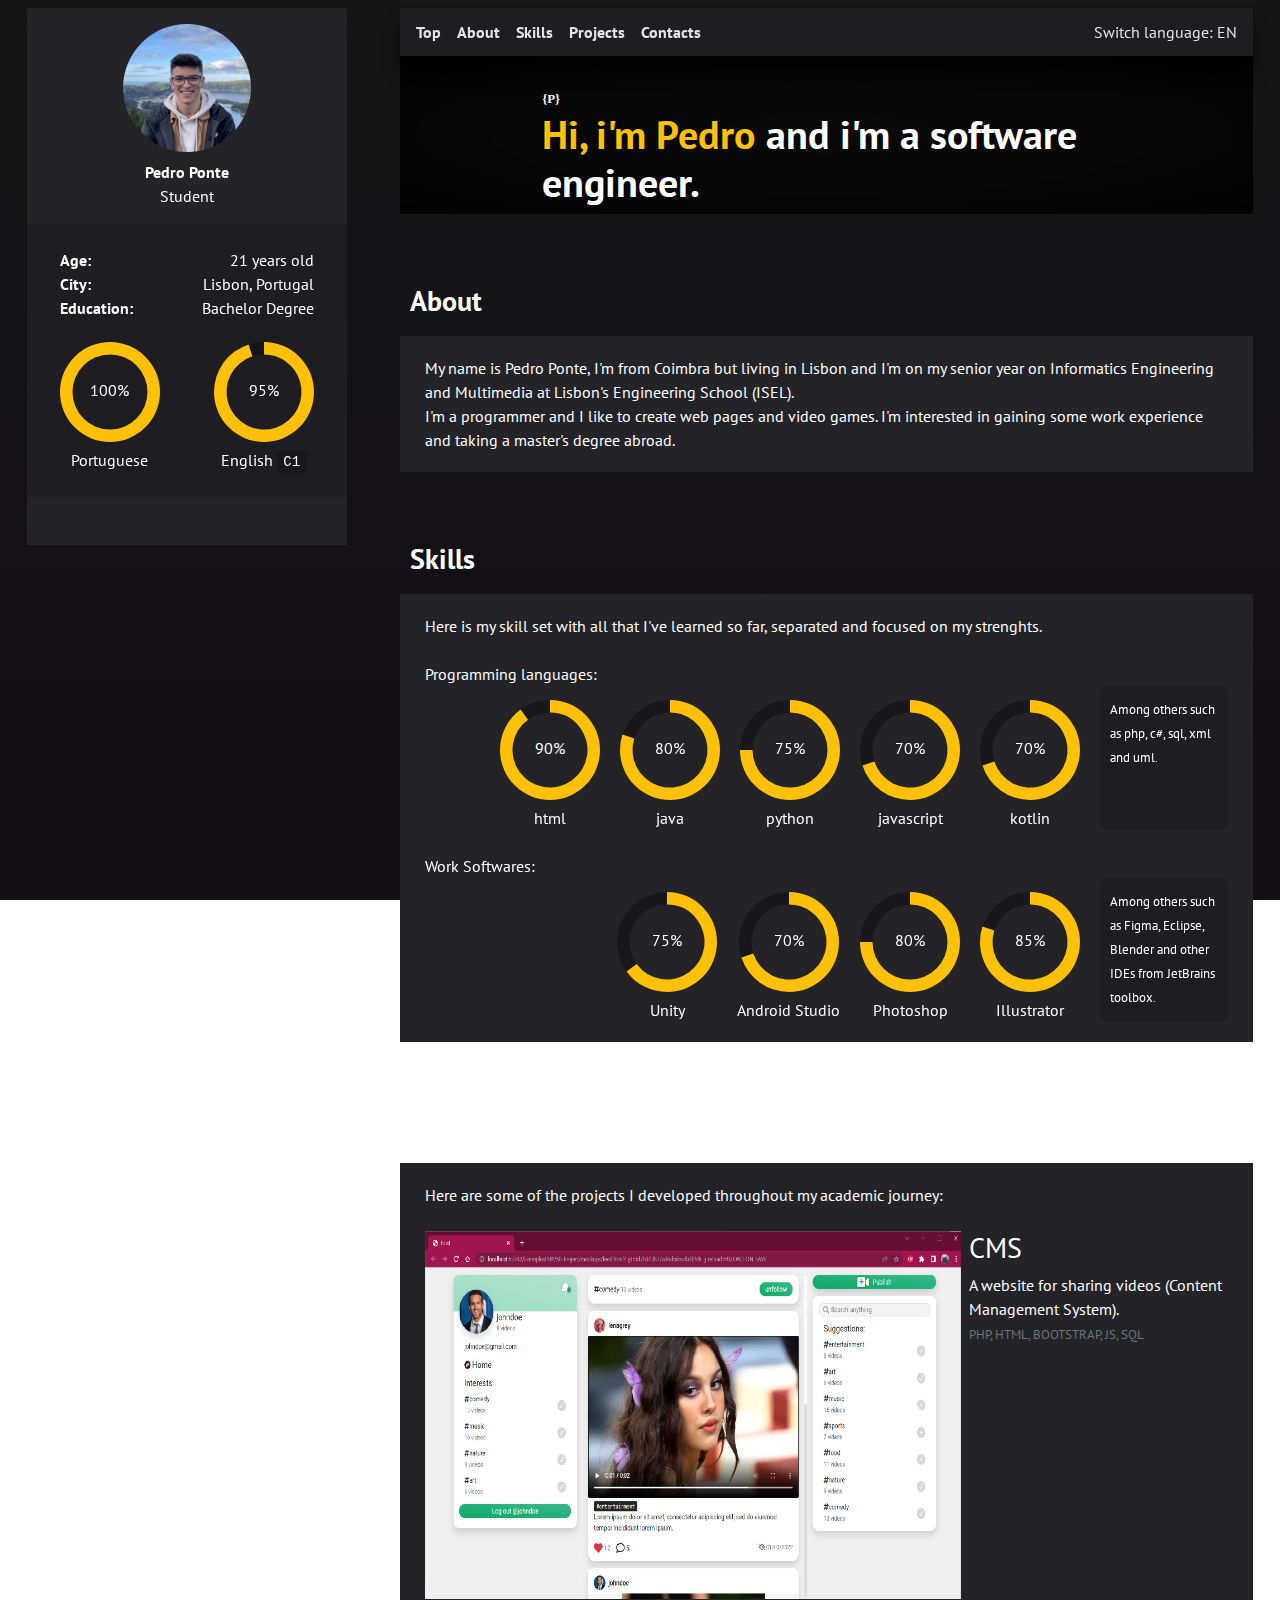
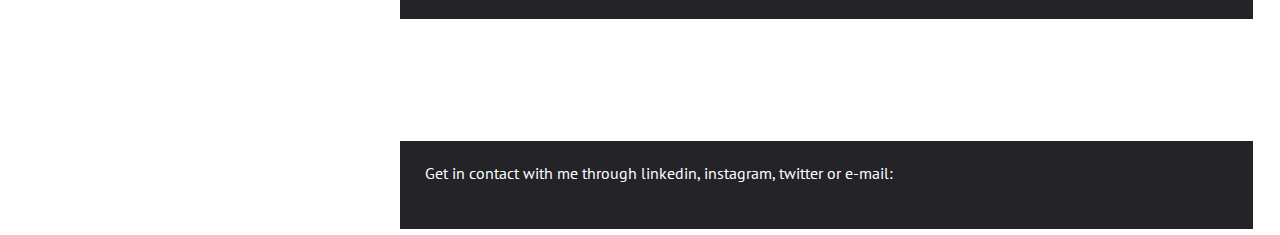
<file: index.html>
<!DOCTYPE html>
<html lang="en">
<head>
    <meta charset="UTF-8">
    <title>Portfolio</title>
    <!-- Icons link -->
    <link rel="stylesheet" crossorigin="anonymous"
          href="https://use.fontawesome.com/releases/v5.7.0/css/all.css"
          integrity="sha384-lZN37f5QGtY3VHgisS14W3ExzMWZxybE1SJSEsQp9S+oqd12jhcu+A56Ebc1zFSJ">
    <!-- Bootstrap Link -->
    <link rel="stylesheet" href="https://stackpath.bootstrapcdn.com/bootstrap/4.3.1/css/bootstrap.min.css"
          integrity="sha384-ggOyR0iXCbMQv3Xipma34MD+dH/1fQ784/j6cY/iJTQUOhcWr7x9JvoRxT2MZw1T" crossorigin="anonymous">
    <script src="https://code.jquery.com/jquery-3.3.1.slim.min.js"
            integrity="sha384-q8i/X+965DzO0rT7abK41JStQIAqVgRVzpbzo5smXKp4YfRvH+8abtTE1Pi6jizo"
            crossorigin="anonymous"></script>
    <script src="https://cdnjs.cloudflare.com/ajax/libs/popper.js/1.14.7/umd/popper.min.js"
            integrity="sha384-UO2eT0CpHqdSJQ6hJty5KVphtPhzWj9WO1clHTMGa3JDZwrnQq4sF86dIHNDz0W1"
            crossorigin="anonymous"></script>
    <script src="https://stackpath.bootstrapcdn.com/bootstrap/4.3.1/js/bootstrap.min.js"
            integrity="sha384-JjSmVgyd0p3pXB1rRibZUAYoIIy6OrQ6VrjIEaFf/nJGzIxFDsf4x0xIM+B07jRM"
            crossorigin="anonymous"></script>
    <!-- CSS Link-->
    <link rel="stylesheet" href="css/style.css" type="text/css">
    <!-- JS Link -->
    <script src="js/progress_circle.js"></script>
    <script src="js/script.js"></script>
</head>

<body onload="init()" onresize="">

<div class="container-fluid">
    <div class="row d-flex justify-content-around">

        <!-- PROFILE CARD -->
        <section class="col-3">
            <div class="container-fluid text-center sticky-top block-primary">
                <!-- FIRST PART -->
                <div class="row">
                    <div class="col py-3">
                        <div class="row">
                            <div class="col d-flex justify-content-center">
                                <img src="images/eu.jpeg" class="profile-picture">
                            </div>
                        </div>
                        <div class="row">
                            <div class="col mt-2">
                                <b>Pedro Ponte</b>
                                <p>Student</p>
                            </div>
                        </div>
                    </div>
                </div>
                <!-- end of FIRST PART -->
                <!-- SECOND PART -->
                <div class="row">
                    <div class="col block-secondary py-4 px-5">
                        <div class="row text-right">
                            <div class="col">
                                <div class="d-flex justify-content-between">
                                    <div><b>Age:</b></div>
                                    <div>21 years old</div>
                                </div>
                                <div class="d-flex justify-content-between">
                                    <div><b>City:</b></div>
                                    <div>Lisbon, Portugal</div>
                                </div>
                                <div class="d-flex justify-content-between">
                                    <div><b>Education:</b></div>
                                    <div>Bachelor Degree</div>
                                </div>
                            </div>
                        </div>
                        <div class="row d-flex justify-content-between mt-2">
                            <div>
                                <p class="progress-label">100%</p>
                                <canvas id="portuguese" width="100" height="100"><input value="100"></canvas>
                                <p>Portuguese</p>
                            </div>
                            <div>
                                <p class="progress-label">95%</p>
                                <canvas id="english" width="100" height="100"><input value="95"></canvas>
                                <p>English <kbd class="block-secondary" data-toggle="tooltip"
                                                title="English level C1 certificate">C1</kbd></p>
                            </div>
                        </div>
                    </div>
                </div>
                <!-- end of SECOND PART -->
                <!-- LINKS -->
                <div class="row">
                    <div class="col py-4">
                        <div class="d-flex justify-content-around">
                            <div><a href="https://www.linkedin.com/in/pedrooponte/"><i class="fab fa-linkedin-in"></i></a></div>
                            <div><a href="https://instagram.com/pedrooponte"><i class="fab fa-instagram"></i></a></div>
                            <div><a href="https://twitter.com/pedrooponte"><i class="fab fa-twitter"></i></a></div>
                            <div><a href="mailto:pedroafponte@gmail.com"><i class="far fa-envelope"></i></a></div>
                        </div>
                    </div>
                </div>
                <!-- end of LINKS -->
            </div>
        </section>
        <!-- end of PROFILE CARD -->

        <!-- MAIN COLUMN -->
        <section class="col-8" id="top">
            <!-- NAVBAR -->
            <nav class="container-fluid sticky-top block-primary">
                <div class="row block-secondary d-flex justify-content-between">
                    <div class="d-flex p-2 font-weight-bold">
                        <div class="py-1 px-2"><a href="#top">Top</a></div>
                        <div class="py-1 px-2"><a href="#about">About</a></div>
                        <div class="py-1 px-2"><a href="#skills">Skills</a></div>
                        <div class="py-1 px-2"><a href="#projects">Projects</a></div>
                        <div class="py-1 px-2"><a href="#contacts">Contacts</a></div>
                    </div>
                    <div class="d-flex p-2">
                        <div class="py-1 px-2"><a href="index_pt.html">Switch language: EN</a></div>
                    </div>
                </div>
            </nav>
            <!-- end of NAVBAR -->
            <!-- TOP -->
            <div class="container-fluid block-top">
                <div class="row d-flex justify-content-center">
                    <div class="col-8 align-self-center">
                        <p style="font-family: Consolas,serif"><small><b>{P}</b></small></p>
                        <h1><b class="text-warning">Hi, i'm Pedro</b> <b>and i'm a software engineer.</b></h1>
                    </div>
                    <!-- <div class="d-flex"><img src="images/tedpng.png" class="top-picture "></div> -->
                </div>
            </div>
            <!-- end of TOP -->

            <!-- ABOUT -->
            <div class="container-fluid" id="about">
                <div class="row">
                    <div class="col section-title">
                        <h3><b>About</b></h3>
                    </div>
                </div>
                <div class="row">
                    <div class="col block-primary section-body">
                        <div class="row">
                            <div class="col">
                                <p>My name is Pedro Ponte, I'm from Coimbra but living in Lisbon and I'm on my senior
                                    year on Informatics Engineering and Multimedia at Lisbon's Engineering School
                                    (ISEL).
                                    <br>I'm a programmer and I like to create web pages and video games. I'm interested
                                    in gaining some work experience and taking a master's degree abroad.</p>
                            </div>
                        </div>
                    </div>
                </div>
            </div>
            <!-- end of ABOUT -->

            <!-- SKILLS -->
            <div class="container-fluid" id="skills">
                <div class="row">
                    <div class="col section-title">
                        <h3><b>Skills</b></h3>
                    </div>
                </div>
                <div class="row">
                    <div class="col block-primary section-body">
                        <div class="row">
                            <div class="col">
                                <p>Here is my skill set with all that I've learned so far, separated and focused on
                                    my strenghts.</p>
                            </div>
                        </div>
                        <div class="row">
                            <div class="col"><br>Programming languages:</div>
                        </div>
                        <div class="row d-flex justify-content-end text-center">
                            <div class="skill-progress">
                                <p class="progress-label">90%</p>
                                <canvas id="html" width="100" height="100"><input value="90"></canvas>
                                <p>html</p>
                            </div>
                            <div class="skill-progress">
                                <p class="progress-label">80%</p>
                                <canvas id="java" width="100" height="100"><input value="80"></canvas>
                                <p>java</p>
                            </div>
                            <div class="skill-progress">
                                <p class="progress-label">75%</p>
                                <canvas id="python" width="100" height="100"><input value="75"></canvas>
                                <p>python</p>
                            </div>
                            <div class="skill-progress">
                                <p class="progress-label">70%</p>
                                <canvas id="javascript" width="100" height="100"><input value="70"></canvas>
                                <p>javascript</p>
                            </div>
                            <div class="skill-progress">
                                <p class="progress-label">70%</p>
                                <canvas id="kotlin" width="100" height="100"><input value="70"></canvas>
                                <p>kotlin</p>
                            </div>
                            <div class="skill-progress block-secondary section-card">
                                <p><small>Among others such as php, c#, sql, xml and uml.</small></p>
                            </div>
                        </div>

                        <div class="row">
                            <div class="col"><br>Work Softwares:</div>
                        </div>
                        <div class="row d-flex justify-content-end text-center">
                            <div class="skill-progress">
                                <p class="progress-label">75%</p>
                                <canvas id="unity" width="100" height="100"><input value="65"></canvas>
                                <p>Unity</p>
                            </div>
                            <div class="skill-progress">
                                <p class="progress-label">70%</p>
                                <canvas id="android_studio" width="100" height="100"><input value="70"></canvas>
                                <p>Android Studio</p>
                            </div>
                            <div class="skill-progress">
                                <p class="progress-label">80%</p>
                                <canvas id="photoshop" width="100" height="100"><input value="75"></canvas>
                                <p>Photoshop</p>
                            </div>
                            <div class="skill-progress">
                                <p class="progress-label">85%</p>
                                <canvas id="illustrator" width="100" height="100"><input value="80"></canvas>
                                <p>Illustrator</p>
                            </div>
                            <div class="skill-progress block-secondary section-card">
                                <p><small>Among others such as Figma, Eclipse, Blender and other IDEs from
                                    JetBrains toolbox.</small></p>
                            </div>
                        </div>
                    </div>
                </div>
            </div>
            <!-- end of SKILLS -->

            <!-- PROJECTS -->
            <div class="container-fluid" id="projects">
                <div class="row">
                    <div class="col section-title">
                        <h3><b>Projects</b></h3>
                    </div>
                </div>
                <div class="row">
                    <div class="col block-primary section-body">
                        <div class="row">
                            <div class="col">
                                <p>Here are some of the projects I developed throughout my academic journey:<br><br></p>
                            </div>
                        </div>
                        <div class="row">
                            <div class="col-8">
                                <div id="carouselIndicators" class="carousel slide" data-ride="carousel">
                                    <script>
                                        let title = [
                                            'CMS',
                                            'Mobile App',
                                            'Browser Homepage',
                                            'Zombie shooter game',
                                            'Guitar Hero like game',
                                            'Design poster',
                                        ];
                                        let desc = [
                                            'A website for sharing videos (Content Management System).',
                                            'Schedule/appointment book app for pets.',
                                            'Homepage with custom shortcuts and more.',
                                            'Third person shooter low poly game.',
                                            'Video game inspired by Guitar Hero, playable with a guitar controller.',
                                            'Posters for biodiversity day.',
                                        ];
                                        let tech = [
                                            'PHP, HTML, BOOTSTRAP, JS, SQL',
                                            'KOTLIN, ANDROID STUDIO, FIREBASE, ROOM',
                                            'HTML, BOOTSTRAP, JS',
                                            'C#, UNITY',
                                            'C#, UNITY',
                                            'ADOBE ILLUSTRATOR'
                                        ];
                                        $('.carousel').on('slide.bs.carousel', function (e) {
                                            setCarouselData(e.to);
                                        })
                                    </script>
                                    <ol class="carousel-indicators">
                                        <li data-target="#carouselIndicators" data-slide-to="0" class="active"></li>
                                        <li data-target="#carouselIndicators" data-slide-to="1"></li>
                                        <li data-target="#carouselIndicators" data-slide-to="2"></li>
                                        <li data-target="#carouselIndicators" data-slide-to="3"></li>
                                        <li data-target="#carouselIndicators" data-slide-to="4"></li>
                                        <li data-target="#carouselIndicators" data-slide-to="5"></li>
                                    </ol>
                                    <div class="carousel-inner">
                                        <div class="carousel-item active">
                                            <img class="d-block w-100 ci" src="images/cms.png" alt="First slide">
                                        </div>
                                        <div class="carousel-item">
                                            <img class="d-block w-100 ci" src="images/thenest.png" alt="Second slide">
                                        </div>
                                        <div class="carousel-item">
                                            <img class="d-block w-100 ci" src="images/homepage.gif" alt="Third slide">
                                        </div>
                                        <div class="carousel-item">
                                            <img class="d-block w-100 ci" src="images/deathventure.png" alt="Fourth slide">
                                        </div>
                                        <div class="carousel-item">
                                            <img class="d-block w-100 ci" src="images/gh.png" alt="Fifth slide">
                                        </div>
                                        <div class="carousel-item">
                                            <img class="d-block w-100 ci" src="images/biodiversity.png" alt="Sixth slide">
                                        </div>
                                    </div>
                                    <a class="carousel-control-prev" href="#carouselIndicators" role="button"
                                       data-slide="prev">
                                        <span class="carousel-control-prev-icon" aria-hidden="true"></span>
                                        <span class="sr-only">Previous</span>
                                    </a>
                                    <a class="carousel-control-next" href="#carouselIndicators" role="button"
                                       data-slide="next">
                                        <span class="carousel-control-next-icon" aria-hidden="true"></span>
                                        <span class="sr-only">Next</span>
                                    </a>
                                </div>
                            </div>
                            <div class="col ml-2">
                                <h3 id="title"></h3>
                                <p id="desc"></p>
                                <small id="tech" class="text-secondary"></small>
                            </div>
                        </div>

                    </div>
                </div>
            </div>
            <!-- end of PROJECTS -->

            <!-- CONTACTS -->
            <div class="container-fluid" id="contacts">
                <div class="row">
                    <div class="col section-title">
                        <h3><b>Contacts</b></h3>
                    </div>
                </div>
                <div class="row">
                    <div class="col block-primary section-body">
                        <div class="row">
                            <div class="col">
                                <p>Get in contact with me through linkedin, instagram, twitter or e-mail:<br><br></p>
                                <div class="d-flex justify-content-around">
                                    <div><a href="https://www.linkedin.com/in/pedrooponte/"><i class="fab fa-linkedin-in"></i></a></div>
                                    <div><a href="https://instagram.com/pedrooponte"><i class="fab fa-instagram"></i></a></div>
                                    <div><a href="https://twitter.com/pedrooponte"><i class="fab fa-twitter"></i></a></div>
                                    <div><a href="mailto:pedroafponte@gmail.com"><i class="far fa-envelope"></i></a></div>
                                </div>
                            </div>
                        </div>
                    </div>
                </div>
            </div>
            <!-- end of CONTACTS -->
        </section>
        <!-- end of MAIN COLUMN -->

    </div>
</div>

</body>
</html>
</file>
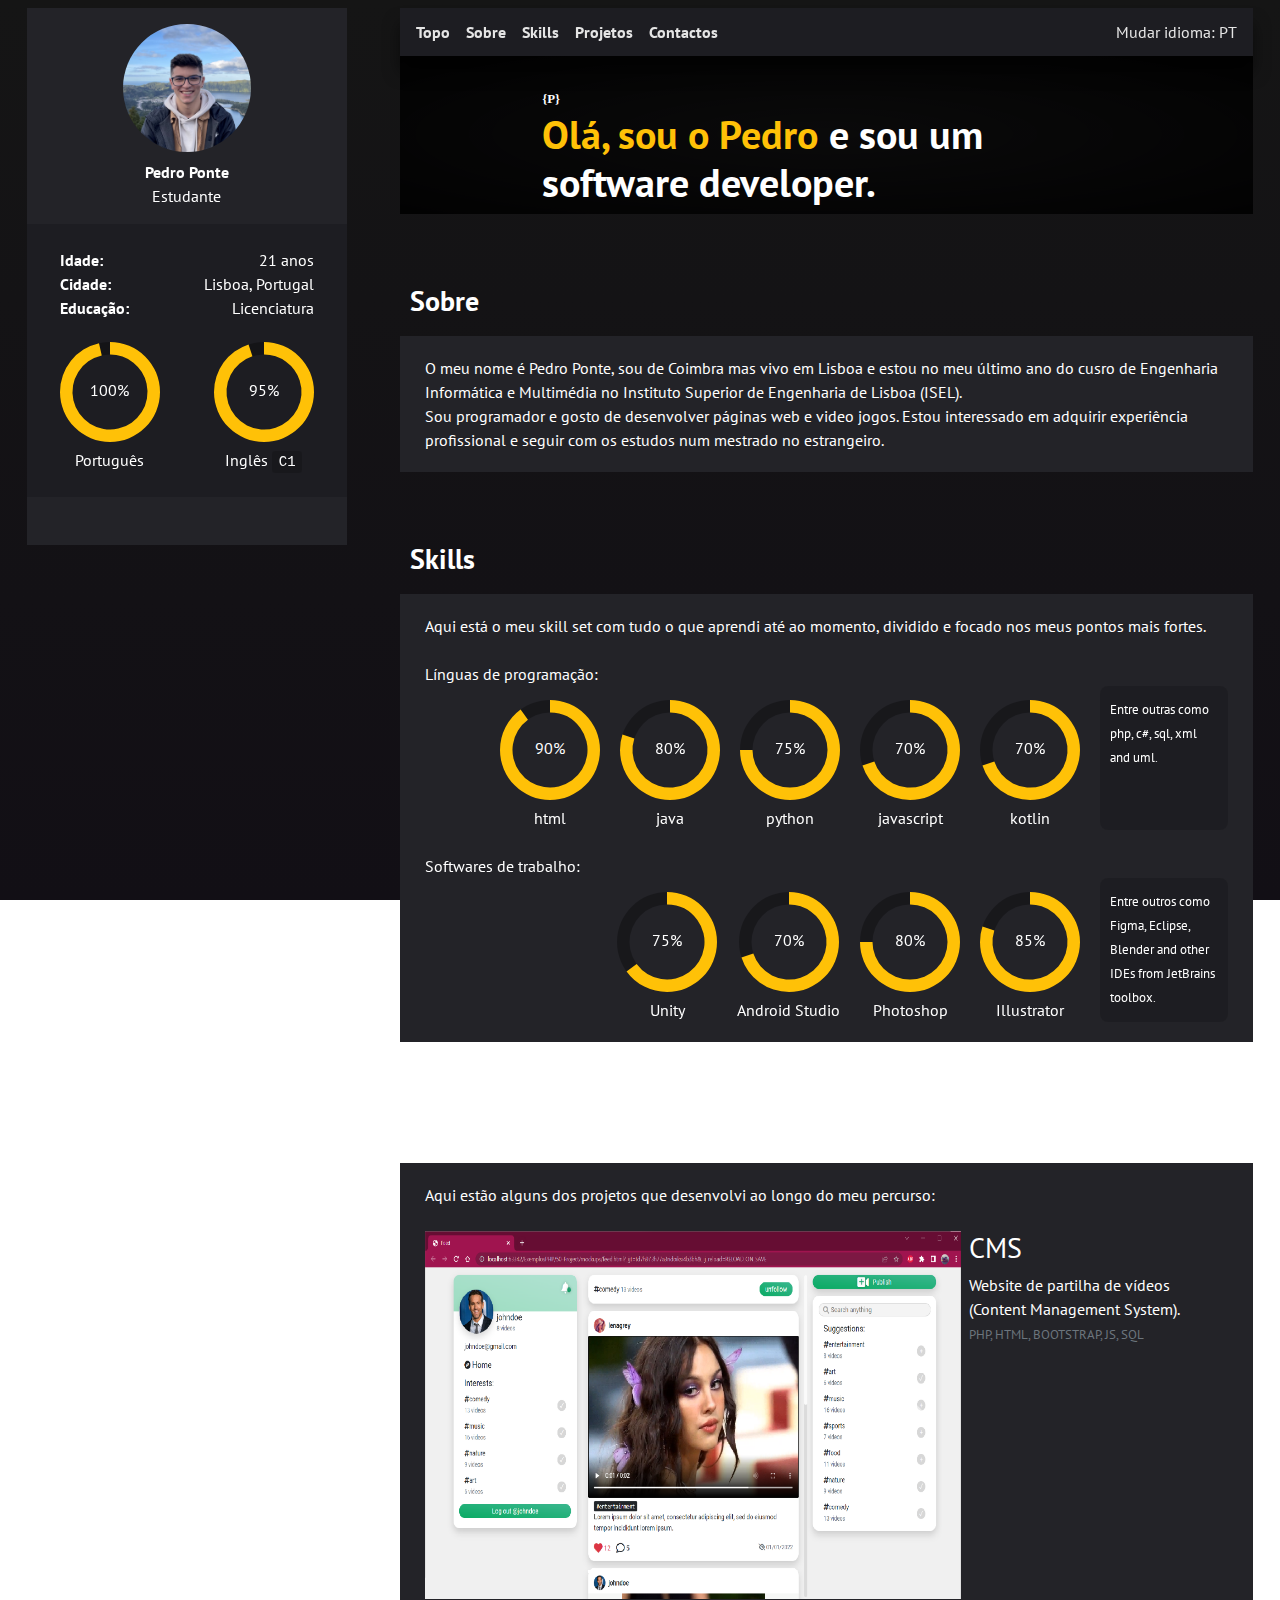
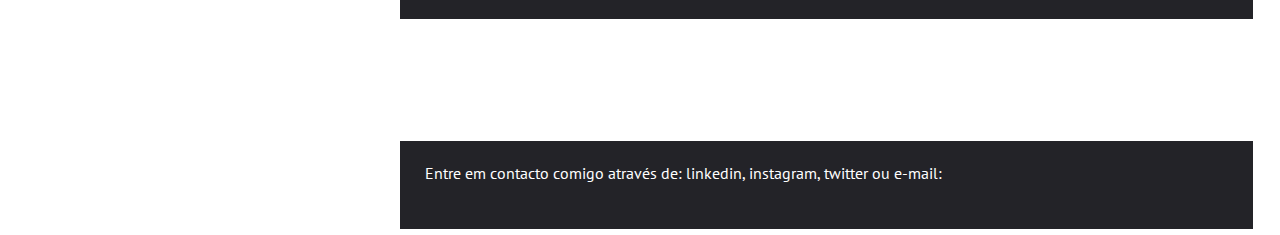
<file: index_pt.html>
<!DOCTYPE html>
<html lang="en">
<head>
    <meta charset="UTF-8">
    <title>Portfolio</title>
    <!-- Icons link -->
    <link rel="stylesheet" crossorigin="anonymous"
          href="https://use.fontawesome.com/releases/v5.7.0/css/all.css"
          integrity="sha384-lZN37f5QGtY3VHgisS14W3ExzMWZxybE1SJSEsQp9S+oqd12jhcu+A56Ebc1zFSJ">
    <!-- Bootstrap Link -->
    <link rel="stylesheet" href="https://stackpath.bootstrapcdn.com/bootstrap/4.3.1/css/bootstrap.min.css"
          integrity="sha384-ggOyR0iXCbMQv3Xipma34MD+dH/1fQ784/j6cY/iJTQUOhcWr7x9JvoRxT2MZw1T" crossorigin="anonymous">
    <script src="https://code.jquery.com/jquery-3.3.1.slim.min.js"
            integrity="sha384-q8i/X+965DzO0rT7abK41JStQIAqVgRVzpbzo5smXKp4YfRvH+8abtTE1Pi6jizo"
            crossorigin="anonymous"></script>
    <script src="https://cdnjs.cloudflare.com/ajax/libs/popper.js/1.14.7/umd/popper.min.js"
            integrity="sha384-UO2eT0CpHqdSJQ6hJty5KVphtPhzWj9WO1clHTMGa3JDZwrnQq4sF86dIHNDz0W1"
            crossorigin="anonymous"></script>
    <script src="https://stackpath.bootstrapcdn.com/bootstrap/4.3.1/js/bootstrap.min.js"
            integrity="sha384-JjSmVgyd0p3pXB1rRibZUAYoIIy6OrQ6VrjIEaFf/nJGzIxFDsf4x0xIM+B07jRM"
            crossorigin="anonymous"></script>
    <!-- CSS Link-->
    <link rel="stylesheet" href="css/style.css" type="text/css">
    <!-- JS Link -->
    <script src="js/progress_circle.js"></script>
    <script src="js/script.js"></script>
</head>

<body onload="init()" onresize="">

<div class="container-fluid">
    <div class="row d-flex justify-content-around">

        <!-- PROFILE CARD -->
        <section class="col-3">
            <div class="container-fluid text-center sticky-top block-primary">
                <!-- FIRST PART -->
                <div class="row">
                    <div class="col py-3">
                        <div class="row">
                            <div class="col d-flex justify-content-center">
                                <img src="images/eu.jpeg" class="profile-picture">
                            </div>
                        </div>
                        <div class="row">
                            <div class="col mt-2">
                                <b>Pedro Ponte</b>
                                <p>Estudante</p>
                            </div>
                        </div>
                    </div>
                </div>
                <!-- end of FIRST PART -->
                <!-- SECOND PART -->
                <div class="row">
                    <div class="col block-secondary py-4 px-5">
                        <div class="row text-right">
                            <div class="col">
                                <div class="d-flex justify-content-between">
                                    <div><b>Idade:</b></div>
                                    <div>21 anos</div>
                                </div>
                                <div class="d-flex justify-content-between">
                                    <div><b>Cidade:</b></div>
                                    <div>Lisboa, Portugal</div>
                                </div>
                                <div class="d-flex justify-content-between">
                                    <div><b>Educação:</b></div>
                                    <div>Licenciatura</div>
                                </div>
                            </div>
                        </div>
                        <div class="row d-flex justify-content-between mt-2">
                            <div>
                                <p class="progress-label">100%</p>
                                <canvas id="portuguese" width="100" height="100"><input value="100"></canvas>
                                <p>Português</p>
                            </div>
                            <div>
                                <p class="progress-label">95%</p>
                                <canvas id="english" width="100" height="100"><input value="95"></canvas>
                                <p>Inglês <kbd class="block-secondary" data-toggle="tooltip"
                                                title="Certificado nível C1 inglês">C1</kbd></p>
                            </div>
                        </div>
                    </div>
                </div>
                <!-- end of SECOND PART -->
                <!-- LINKS -->
                <div class="row">
                    <div class="col py-4">
                        <div class="d-flex justify-content-around">
                            <div><a href="https://www.linkedin.com/in/pedrooponte/"><i class="fab fa-linkedin-in"></i></a></div>
                            <div><a href="https://instagram.com/pedrooponte"><i class="fab fa-instagram"></i></a></div>
                            <div><a href="https://twitter.com/pedrooponte"><i class="fab fa-twitter"></i></a></div>
                            <div><a href="mailto:pedroafponte@gmail.com"><i class="far fa-envelope"></i></a></div>
                        </div>
                    </div>
                </div>
                <!-- end of LINKS -->
            </div>
        </section>
        <!-- end of PROFILE CARD -->

        <!-- MAIN COLUMN -->
        <section class="col-8" id="top">
            <!-- NAVBAR -->
            <nav class="container-fluid sticky-top block-primary">
                <div class="row block-secondary d-flex justify-content-between">
                    <div class="d-flex p-2 font-weight-bold">
                        <div class="py-1 px-2"><a href="#top">Topo</a></div>
                        <div class="py-1 px-2"><a href="#about">Sobre</a></div>
                        <div class="py-1 px-2"><a href="#skills">Skills</a></div>
                        <div class="py-1 px-2"><a href="#projects">Projetos</a></div>
                        <div class="py-1 px-2"><a href="#contacts">Contactos</a></div>
                    </div>
                    <div class="d-flex p-2">
                        <div class="py-1 px-2"><a href="index.html">Mudar idioma: PT</a></div>
                    </div>
                </div>
            </nav>
            <!-- end of NAVBAR -->
            <!-- TOP -->
            <div class="container-fluid block-top">
                <div class="row d-flex justify-content-center">
                    <div class="col-8 align-self-center">
                        <p style="font-family: Consolas,serif"><small><b>{P}</b></small></p>
                        <h1><b class="text-warning">Olá, sou o Pedro</b> <b>e sou um software developer.</b></h1>
                    </div>
                    <!-- <div class="d-flex"><img src="images/tedpng.png" class="top-picture "></div> -->
                </div>
            </div>
            <!-- end of TOP -->

            <!-- ABOUT -->
            <div class="container-fluid" id="about">
                <div class="row">
                    <div class="col section-title">
                        <h3><b>Sobre</b></h3>
                    </div>
                </div>
                <div class="row">
                    <div class="col block-primary section-body">
                        <div class="row">
                            <div class="col">
                                <p>O meu nome é Pedro Ponte, sou de Coimbra mas vivo em Lisboa e estou no meu último
                                    ano do cusro de Engenharia Informática e Multimédia no Instituto Superior de
                                    Engenharia
                                    de Lisboa (ISEL).
                                    <br>Sou programador e gosto de desenvolver páginas web e video jogos. Estou
                                    interessado em adquirir experiência profissional e seguir com os estudos num
                                    mestrado no estrangeiro.</p>
                            </div>
                        </div>
                    </div>
                </div>
            </div>
            <!-- end of ABOUT -->

            <!-- SKILLS -->
            <div class="container-fluid" id="skills">
                <div class="row">
                    <div class="col section-title">
                        <h3><b>Skills</b></h3>
                    </div>
                </div>
                <div class="row">
                    <div class="col block-primary section-body">
                        <div class="row">
                            <div class="col">
                                <p>Aqui está o meu skill set com tudo o que aprendi até ao momento, dividido e focado
                                    nos meus pontos mais fortes.</p>
                            </div>
                        </div>
                        <div class="row">
                            <div class="col"><br>Línguas de programação:</div>
                        </div>
                        <div class="row d-flex justify-content-end text-center">
                            <div class="skill-progress">
                                <p class="progress-label">90%</p>
                                <canvas id="html" width="100" height="100"><input value="90"></canvas>
                                <p>html</p>
                            </div>
                            <div class="skill-progress">
                                <p class="progress-label">80%</p>
                                <canvas id="java" width="100" height="100"><input value="80"></canvas>
                                <p>java</p>
                            </div>
                            <div class="skill-progress">
                                <p class="progress-label">75%</p>
                                <canvas id="python" width="100" height="100"><input value="75"></canvas>
                                <p>python</p>
                            </div>
                            <div class="skill-progress">
                                <p class="progress-label">70%</p>
                                <canvas id="javascript" width="100" height="100"><input value="70"></canvas>
                                <p>javascript</p>
                            </div>
                            <div class="skill-progress">
                                <p class="progress-label">70%</p>
                                <canvas id="kotlin" width="100" height="100"><input value="70"></canvas>
                                <p>kotlin</p>
                            </div>
                            <div class="skill-progress block-secondary section-card">
                                <p><small>Entre outras como php, c#, sql, xml and uml.</small></p>
                            </div>
                        </div>

                        <div class="row">
                            <div class="col"><br>Softwares de trabalho:</div>
                        </div>
                        <div class="row d-flex justify-content-end text-center">
                            <div class="skill-progress">
                                <p class="progress-label">75%</p>
                                <canvas id="unity" width="100" height="100"><input value="65"></canvas>
                                <p>Unity</p>
                            </div>
                            <div class="skill-progress">
                                <p class="progress-label">70%</p>
                                <canvas id="android_studio" width="100" height="100"><input value="70"></canvas>
                                <p>Android Studio</p>
                            </div>
                            <div class="skill-progress">
                                <p class="progress-label">80%</p>
                                <canvas id="photoshop" width="100" height="100"><input value="75"></canvas>
                                <p>Photoshop</p>
                            </div>
                            <div class="skill-progress">
                                <p class="progress-label">85%</p>
                                <canvas id="illustrator" width="100" height="100"><input value="80"></canvas>
                                <p>Illustrator</p>
                            </div>
                            <div class="skill-progress block-secondary section-card">
                                <p><small>Entre outros como Figma, Eclipse, Blender and other IDEs from
                                    JetBrains toolbox.</small></p>
                            </div>
                        </div>
                    </div>
                </div>
            </div>
            <!-- end of SKILLS -->

            <!-- PROJECTS -->
            <div class="container-fluid" id="projects">
                <div class="row">
                    <div class="col section-title">
                        <h3><b>Projetos</b></h3>
                    </div>
                </div>
                <div class="row">
                    <div class="col block-primary section-body">
                        <div class="row">
                            <div class="col">
                                <p>Aqui estão alguns dos projetos que desenvolvi ao longo do meu percurso:<br><br></p>
                            </div>
                        </div>
                        <div class="row">
                            <div class="col-8">
                                <div id="carouselIndicators" class="carousel slide" data-ride="carousel">
                                    <script>
                                        let title = [
                                            'CMS',
                                            'Mobile App',
                                            'Browser Homepage',
                                            'Zombie shooter game',
                                            'Guitar Hero like game',
                                            'Design poster',
                                        ];
                                        let desc = [
                                            'Website de partilha de vídeos (Content Management System).',
                                            'Aplicação agenda para eventos relacionados com os nossos animais de estimação.',
                                            'Página inicial customizável com atalhos.',
                                            'Jogo de ação em terceira pessoa.',
                                            'Jogo inspirado em Guitar Hero, jogável com controlador de guitarra.',
                                            'Posters para o dia da biodiversidade.',
                                        ];
                                        let tech = [
                                            'PHP, HTML, BOOTSTRAP, JS, SQL',
                                            'KOTLIN, ANDROID STUDIO, FIREBASE, ROOM',
                                            'HTML, BOOTSTRAP, JS',
                                            'C#, UNITY',
                                            'C#, UNITY',
                                            'ADOBE ILLUSTRATOR'
                                        ];
                                        $('.carousel').on('slide.bs.carousel', function (e) {
                                            setCarouselData(e.to);
                                        })
                                    </script>
                                    <ol class="carousel-indicators">
                                        <li data-target="#carouselIndicators" data-slide-to="0" class="active"></li>
                                        <li data-target="#carouselIndicators" data-slide-to="1"></li>
                                        <li data-target="#carouselIndicators" data-slide-to="2"></li>
                                        <li data-target="#carouselIndicators" data-slide-to="3"></li>
                                        <li data-target="#carouselIndicators" data-slide-to="4"></li>
                                        <li data-target="#carouselIndicators" data-slide-to="5"></li>
                                    </ol>
                                    <div class="carousel-inner">
                                        <div class="carousel-item active">
                                            <img class="d-block w-100 ci" src="images/cms.png" alt="First slide">
                                        </div>
                                        <div class="carousel-item">
                                            <img class="d-block w-100 ci" src="images/thenest.png" alt="Second slide">
                                        </div>
                                        <div class="carousel-item">
                                            <img class="d-block w-100 ci" src="images/homepage.gif" alt="Third slide">
                                        </div>
                                        <div class="carousel-item">
                                            <img class="d-block w-100 ci" src="images/deathventure.png" alt="Fourth slide">
                                        </div>
                                        <div class="carousel-item">
                                            <img class="d-block w-100 ci" src="images/gh.png" alt="Fifth slide">
                                        </div>
                                        <div class="carousel-item">
                                            <img class="d-block w-100 ci" src="images/biodiversity.png" alt="Sixth slide">
                                        </div>
                                    </div>
                                    <a class="carousel-control-prev" href="#carouselIndicators" role="button"
                                       data-slide="prev">
                                        <span class="carousel-control-prev-icon" aria-hidden="true"></span>
                                        <span class="sr-only">Previous</span>
                                    </a>
                                    <a class="carousel-control-next" href="#carouselIndicators" role="button"
                                       data-slide="next">
                                        <span class="carousel-control-next-icon" aria-hidden="true"></span>
                                        <span class="sr-only">Next</span>
                                    </a>
                                </div>
                            </div>
                            <div class="col ml-2">
                                <h3 id="title"></h3>
                                <p id="desc"></p>
                                <small id="tech" class="text-secondary"></small>
                            </div>
                        </div>

                    </div>
                </div>
            </div>
            <!-- end of PROJECTS -->

            <!-- CONTACTS -->
            <div class="container-fluid" id="contacts">
                <div class="row">
                    <div class="col section-title">
                        <h3><b>Contactos</b></h3>
                    </div>
                </div>
                <div class="row">
                    <div class="col block-primary section-body">
                        <div class="row">
                            <div class="col">
                                <p>Entre em contacto comigo através de: linkedin, instagram, twitter ou e-mail:<br><br></p>
                                <div class="d-flex justify-content-around">
                                    <div><a href="https://www.linkedin.com/in/pedrooponte/"><i class="fab fa-linkedin-in"></i></a></div>
                                    <div><a href="https://instagram.com/pedrooponte"><i class="fab fa-instagram"></i></a></div>
                                    <div><a href="https://twitter.com/pedrooponte"><i class="fab fa-twitter"></i></a></div>
                                    <div><a href="mailto:pedroafponte@gmail.com"><i class="far fa-envelope"></i></a></div>
                                </div>
                            </div>
                        </div>
                    </div>
                </div>
            </div>
            <!-- end of CONTACTS -->
        </section>
        <!-- end of MAIN COLUMN -->

    </div>
</div>

</body>
</html>
</file>
<file: css/style.css>
@import url('https://fonts.googleapis.com/css2?family=PT+Sans:ital,wght@0,400;0,700;1,400;1,700&display=swap');
html {
    scroll-behavior: smooth;
}
body {
    font-family: "PT Sans", serif;
    background: #151515;
    background: linear-gradient(0deg, rgb(18, 15, 21) 0%, rgb(21, 21, 21) 100%);;
    background-attachment: fixed;
    color: #ffffff;
}
.col, .col-1, .col-2, .col-3, .col-4, .col-5, .col-6, .col-7, .col-8, .col-9, .col-10, .col-11, .col-12 {
    padding-left: 0;
    padding-right: 0;
}
a:not(.dropdown-item) {
    color: #e5e5e5 !important;
    text-decoration: none !important;
}
a:hover:not(.dropdown-item) {
    color: #ffffff !important;
    text-decoration: none !important;
}
p {
    margin: 0;
}
nav {
    z-index: 1 !important;
    box-shadow: 0 1rem 1rem #00000080;
}
.sticky-top {
    top: 0.5em;
}
.block-primary {
    background-color: #232328;
}

.block-secondary {
    background-color: rgba(0, 0, 0, 0.15);
}
.block-top {
    /*background: radial-gradient(rgba(0, 0, 0, 0.5), rgba(0, 0, 0, 0.9)), url(../images/mountain.png);*/
    background: radial-gradient(rgba(0, 0, 0, 0.5), rgba(0, 0, 0, 0.9)), url('https://wallpaperaccess.com/full/882671.jpg');
    background-position: center;
    background-size: cover;
    padding-top: 2rem;
}
section {
    /*border: solid .5vw #151515;*/
    min-height: 90vh;
    margin: .5vw;
}
.section-title {
    margin: 10px;
    padding-top: 60px;
}
.section-body {
    padding: 20px 40px;
}
.section-card {
    text-align: left;
    border-radius: 8px;
    padding: 10px;
    width: 10vw;
}
.profile-picture {
    width: 10vw;
    height: 10vw;
    border-radius: 50%;
    object-fit: cover;
}
.progress-label {
    margin-top: 50px;
    margin-bottom: -60px;
    text-align: center;
}
.skill-progress {
    margin-left: 20px;
}
.ci {
    min-height: 23rem;
}
/************************ Scrollbar ************************/

::-webkit-scrollbar {
    width: .5rem;
}

::-webkit-scrollbar-track {
    background: #000000DD;
    /*border-radius: 1rem;*/
}

::-webkit-scrollbar-thumb {
    border-radius: 1rem;
    background: #3e3e41;
}

::-webkit-scrollbar-thumb:hover {
    background: #4e4e50;
    /*-webkit-transition: background-color 0.5s ease;*/
}
</file>
